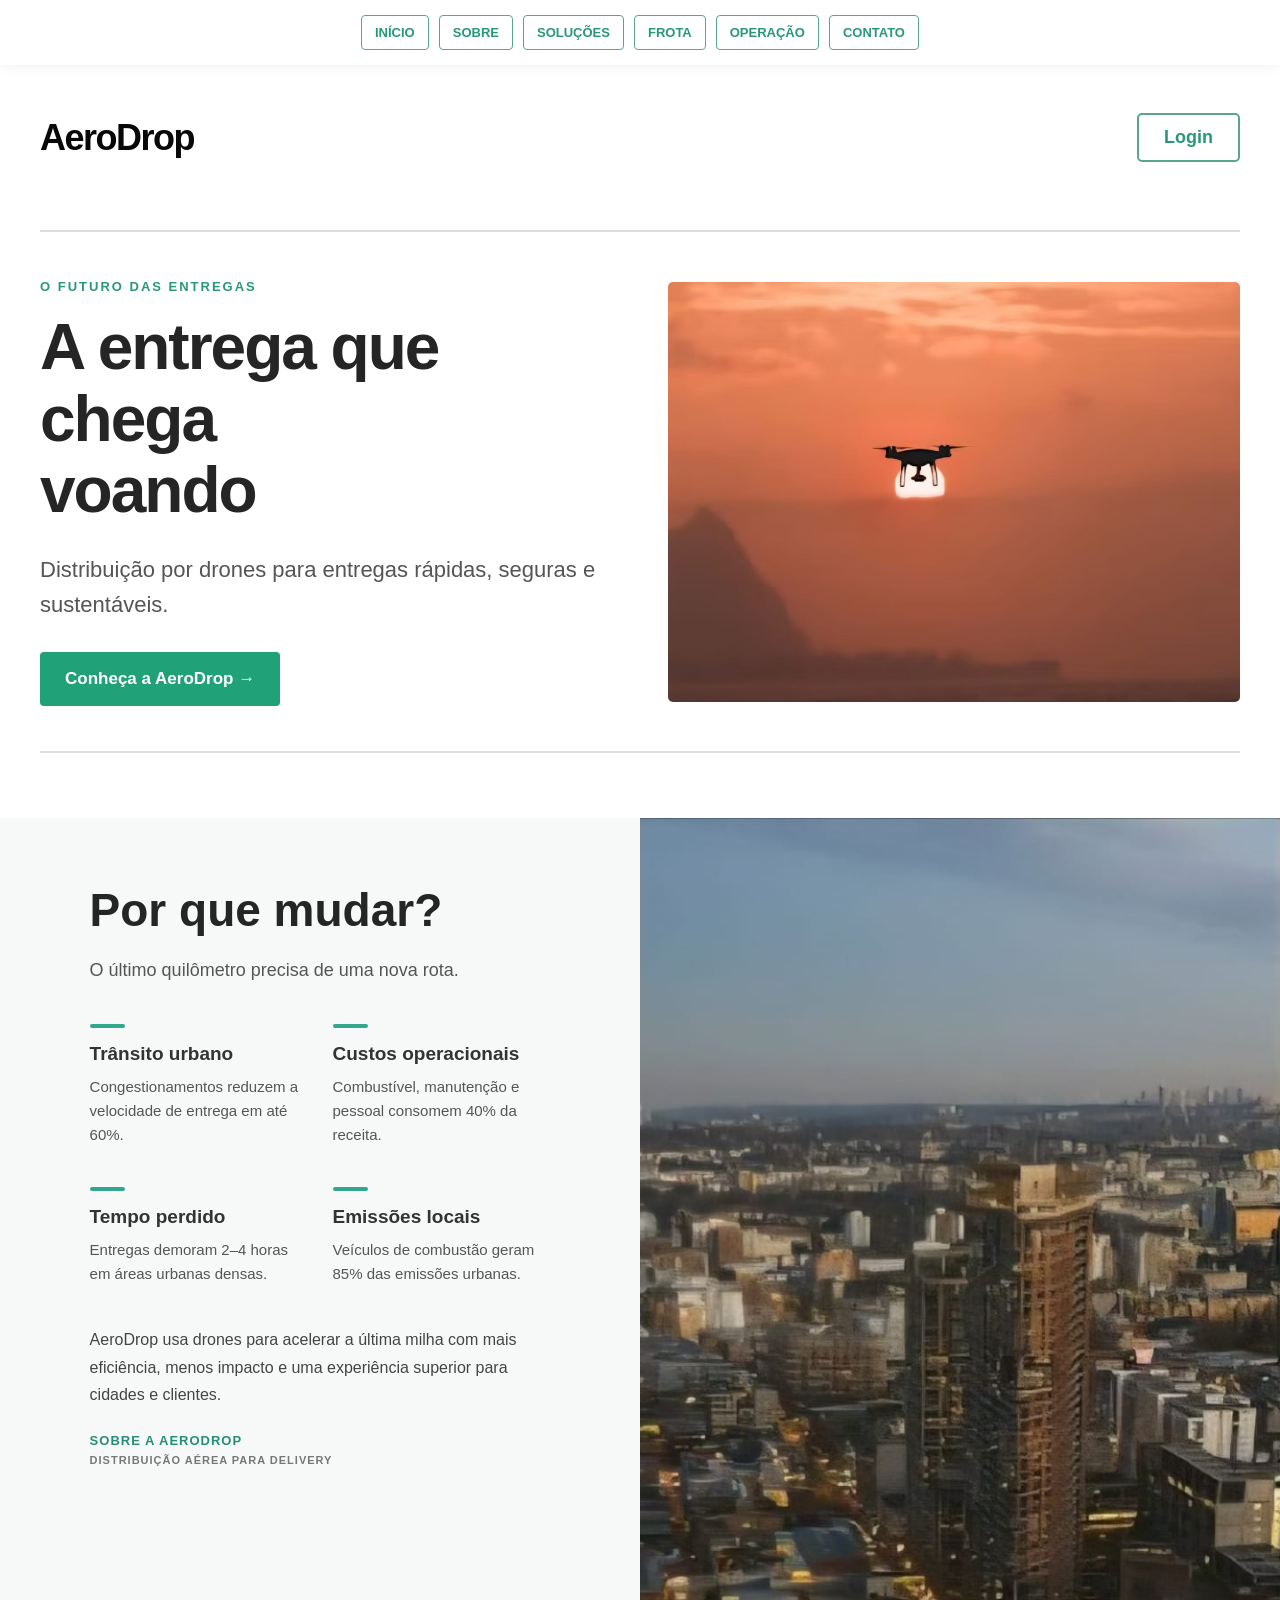
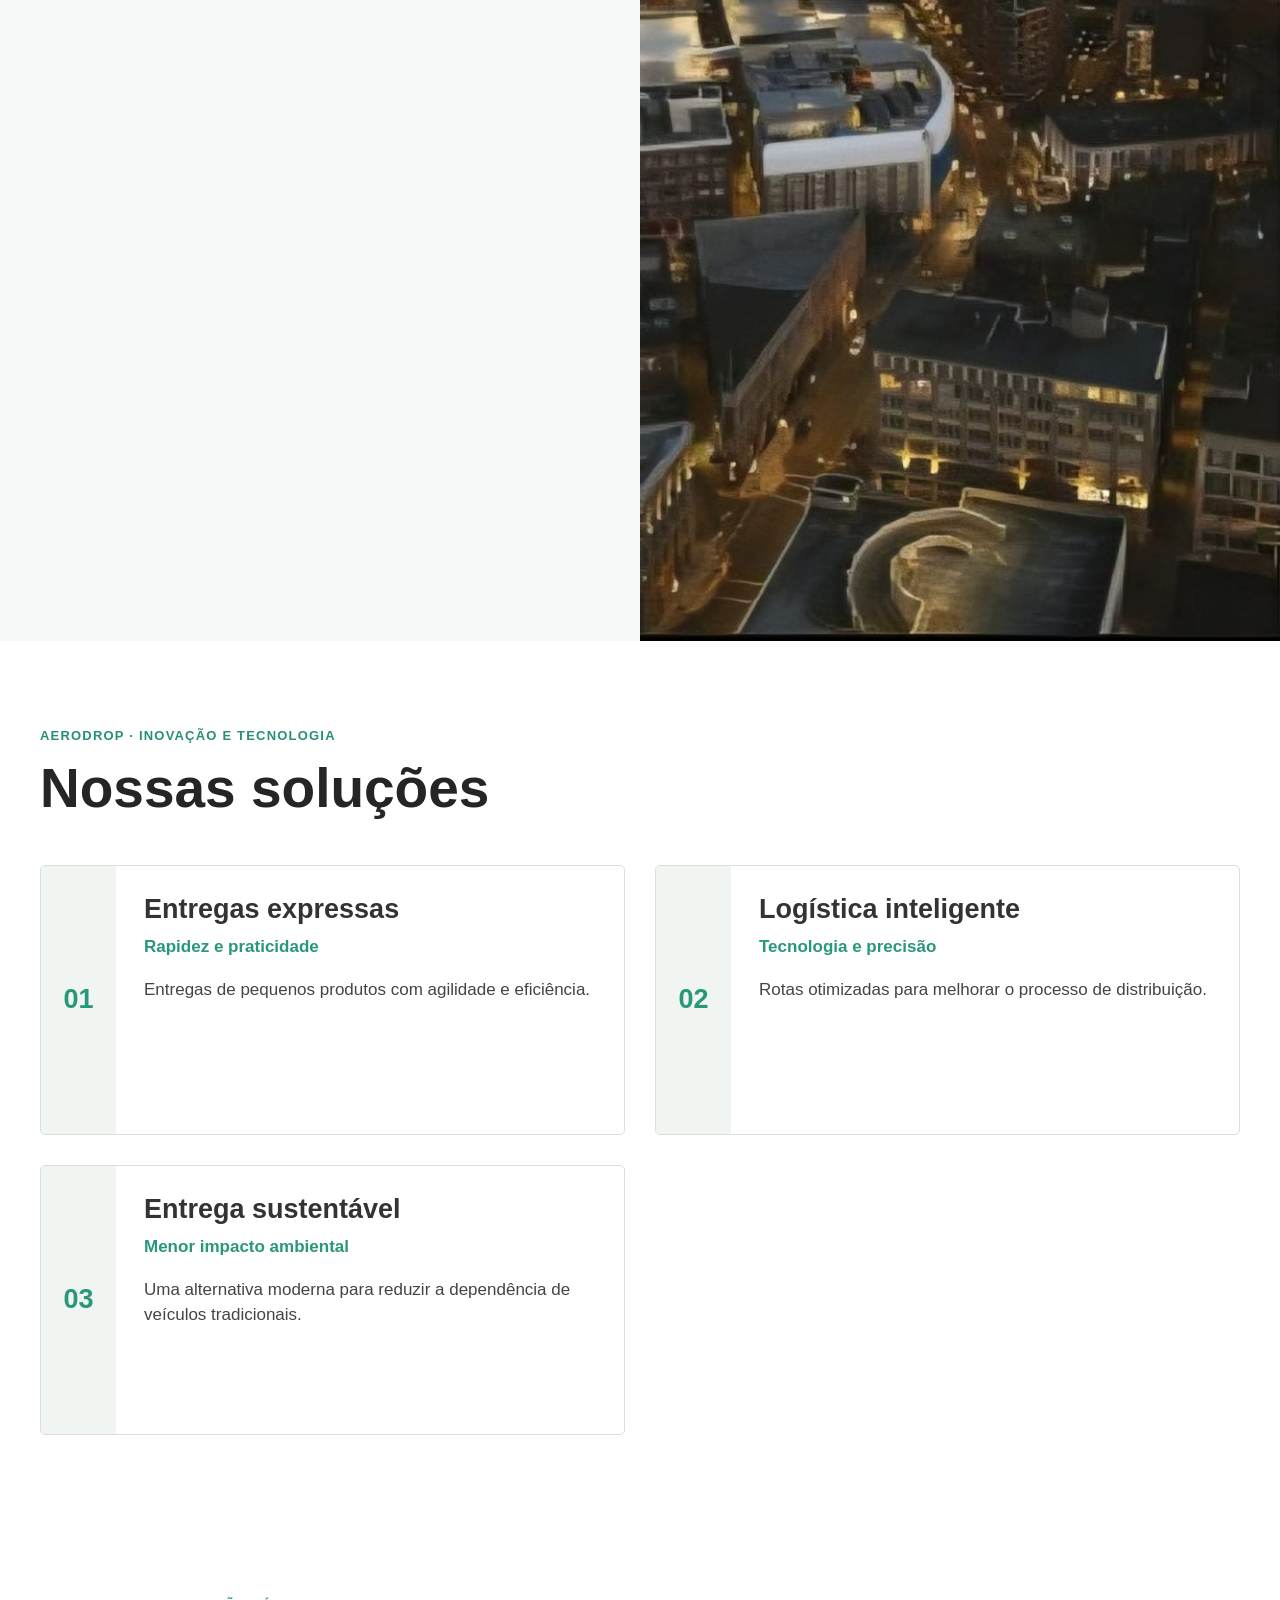
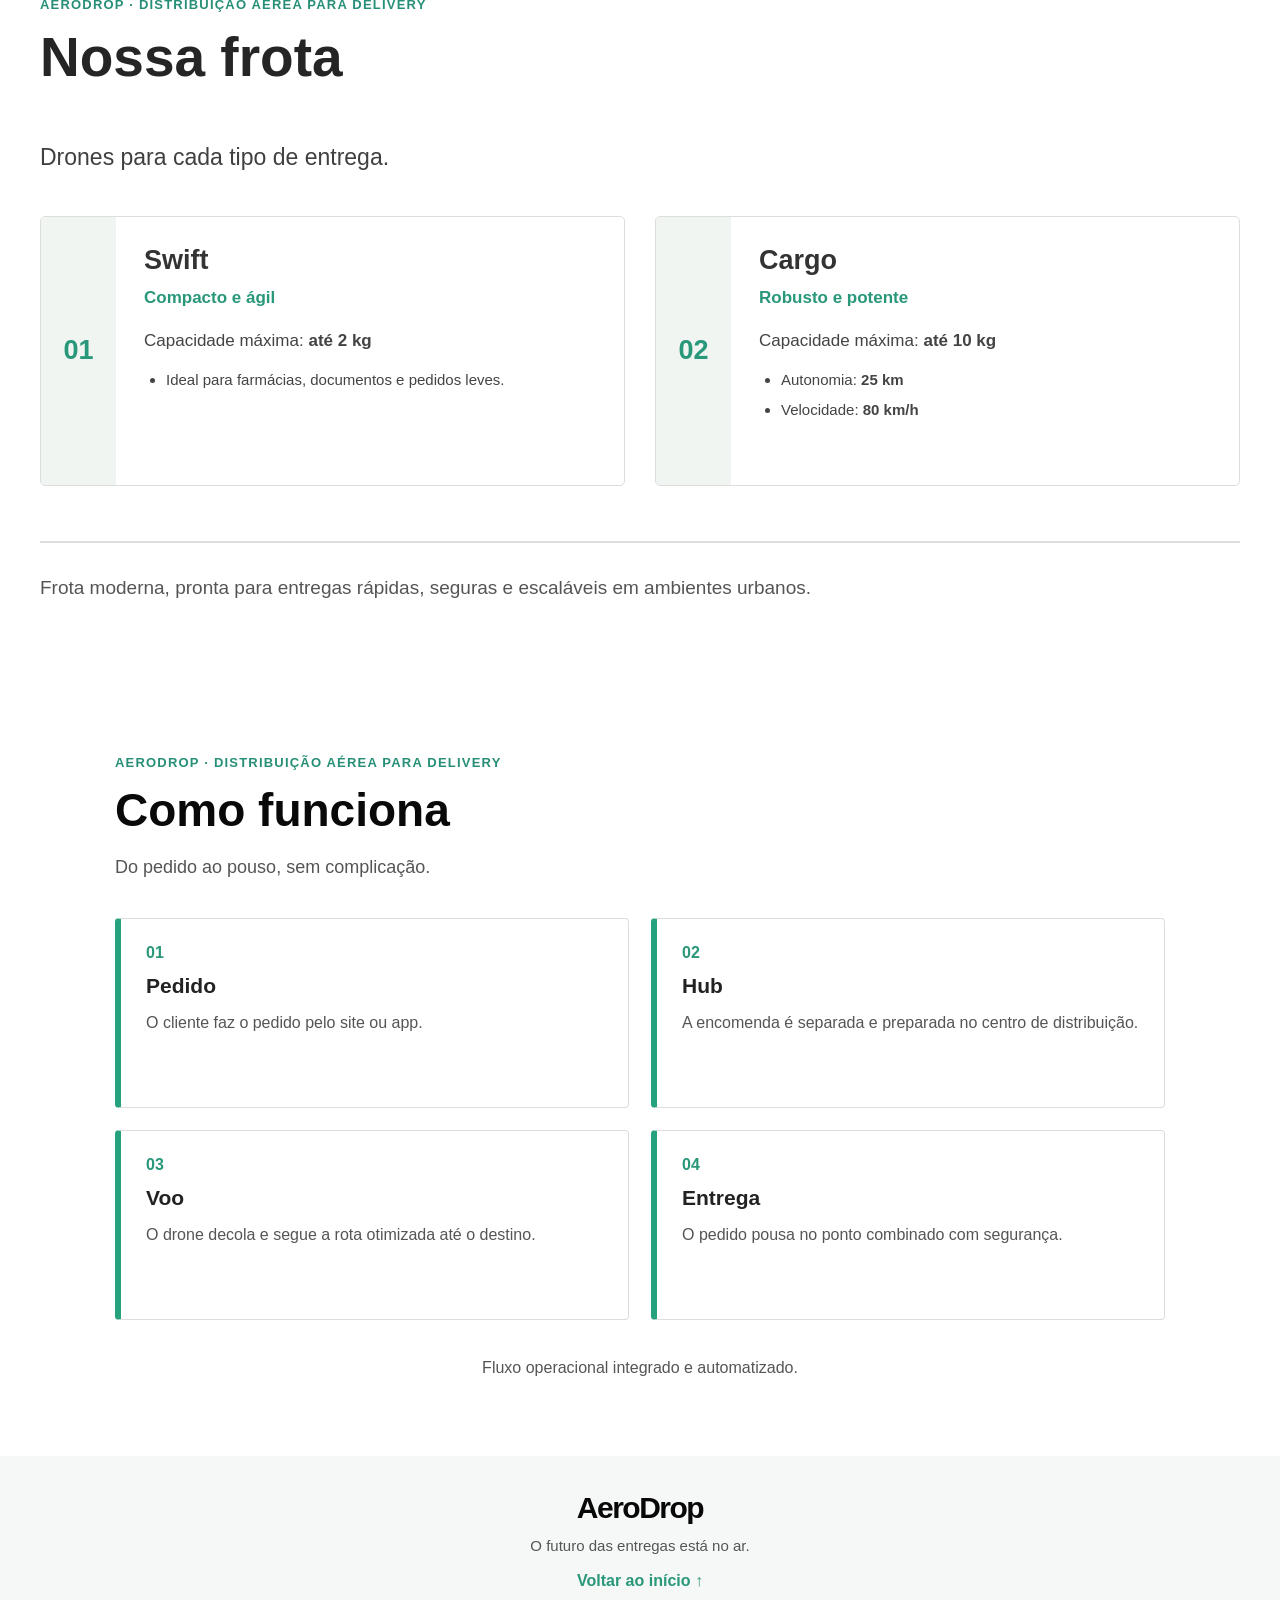
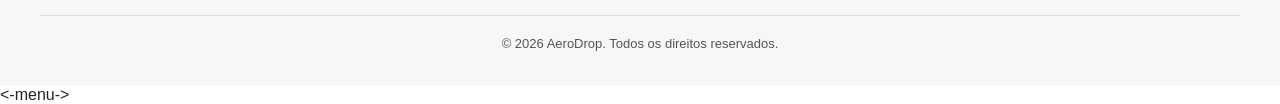
<file: index.html>
<!DOCTYPE html>
<html lang="pt-BR">

<head>
    <meta charset="UTF-8">
    <meta name="viewport" content="width=device-width, initial-scale=1.0">
    <meta name="description" content="AeroDrop: entregas rápidas, seguras e sustentáveis utilizando drones.">
    <meta name="theme-color" content="#0b1728">

    <title>AeroDrop - Entregas por Drones</title>

    <link rel="stylesheet" href="AeroDrop.css">
</head>

<body>

    <header class="header" id="topo">

        <div class="header-bottom">

            <a href="#inicio" class="logo" aria-label="AeroDrop - Início">
                AeroDrop
            </a>

            <button class="menu-toggle"
                type="button"
                aria-label="Abrir menu"
                aria-expanded="false"
                aria-controls="menu-principal">
                <span></span>
                <span></span>
                <span></span>
            </button>

            <nav class="menu" id="menu-principal" aria-label="Menu principal">

                <a href="#inicio">INÍCIO</a>
                <a href="#sobre">SOBRE</a>
                <a href="#solucoes">SOLUÇÕES</a>
                <a href="#frota">FROTA</a>
                <a href="#operacao">OPERAÇÃO</a>
                <a href="#contato">CONTATO</a>

                <a href="lo.html" class="login-mobile">LOGIN</a>

            </nav>

            <div class="login-menu">
                <a href="lo.html">Login</a>
            </div>

        </div>

    </header>

    <main>


        <section id="inicio" class="home">

            <hr class="linha1">

            <div class="home-content">

                <div class="home-text">

                    <span class="home-label">
                        O FUTURO DAS ENTREGAS
                    </span>

                    <h1>
                        A entrega que chega
                        <br>
                        voando
                    </h1>

                    <p>
                        Distribuição por drones para entregas
                        rápidas, seguras e sustentáveis.
                    </p>

                    <a href="#sobre" class="button">
                        Conheça a AeroDrop →
                    </a>

                </div>

                <div class="home-image">

                    <img
                        src="drone.jpg"
                        alt="Drone da AeroDrop utilizado para entregas"
                        loading="eager">

                </div>

            </div>

            <hr class="linha2">

        </section>


    

        <section id="sobre" class="sobre">

            <div class="sobre-content">

                <div class="sobre-text">

                    <h2>
                        Por que mudar?
                    </h2>

                    <p class="subtitulo">
                        O último quilômetro precisa de uma nova rota.
                    </p>

                    <div class="problemas">

                        <div class="problema">

                            <div class="icone" aria-hidden="true"></div>

                            <h3>Trânsito urbano</h3>

                            <p>
                                Congestionamentos reduzem a velocidade
                                de entrega em até 60%.
                            </p>

                        </div>

                        <div class="problema">

                            <div class="icone" aria-hidden="true"></div>

                            <h3>Custos operacionais</h3>

                            <p>
                                Combustível, manutenção e pessoal
                                consomem 40% da receita.
                            </p>

                        </div>

                        <div class="problema">

                            <div class="icone" aria-hidden="true"></div>

                            <h3>Tempo perdido</h3>

                            <p>
                                Entregas demoram 2–4 horas em áreas
                                urbanas densas.
                            </p>

                        </div>

                        <div class="problema">

                            <div class="icone" aria-hidden="true"></div>

                            <h3>Emissões locais</h3>

                            <p>
                                Veículos de combustão geram 85%
                                das emissões urbanas.
                            </p>

                        </div>

                    </div>

                    <p class="descricao">
                        AeroDrop usa drones para acelerar a última
                        milha com mais eficiência, menos impacto e
                        uma experiência superior para cidades e clientes.
                    </p>

                    <div class="label">
                        SOBRE A AERODROP
                        <span>DISTRIBUIÇÃO AÉREA PARA DELIVERY</span>
                    </div>

                </div>

                <div class="sobre-image1">

                    <img
                        src="cidade.jpeg"
                        alt="Vista aérea de uma cidade"
                        loading="lazy">

                </div>

            </div>

        </section>


        <section id="solucoes" class="solucoes">

            <div class="titulo-section">

                <span>
                    AERODROP · INOVAÇÃO E TECNOLOGIA
                </span>

                <h2>
                    Nossas soluções
                </h2>

            </div>

            <div class="frota-cards">

                <div class="frota-card">

                    <div class="numero">01</div>

                    <div class="frota-info">

                        <h3>Entregas expressas</h3>

                        <h4>Rapidez e praticidade</h4>

                        <p>
                            Entregas de pequenos produtos com
                            agilidade e eficiência.
                        </p>

                    </div>

                </div>

                <div class="frota-card">

                    <div class="numero">02</div>

                    <div class="frota-info">

                        <h3>Logística inteligente</h3>

                        <h4>Tecnologia e precisão</h4>

                        <p>
                            Rotas otimizadas para melhorar
                            o processo de distribuição.
                        </p>

                    </div>

                </div>

                <div class="frota-card">

                    <div class="numero">03</div>

                    <div class="frota-info">

                        <h3>Entrega sustentável</h3>

                        <h4>Menor impacto ambiental</h4>

                        <p>
                            Uma alternativa moderna para
                            reduzir a dependência de veículos
                            tradicionais.
                        </p>

                    </div>

                </div>

            </div>

        </section>


        

        <section id="frota" class="frota">

            <div class="titulo-section">

                <span>
                    AERODROP · DISTRIBUIÇÃO AÉREA PARA DELIVERY
                </span>

                <h2>
                    Nossa frota
                </h2>

            </div>

            <p class="itroducao">
                Drones para cada tipo de entrega.
            </p>

            <div class="frota-cards">

                <div class="frota-card">

                    <div class="numero">01</div>

                    <div class="frota-info">

                        <h3>Swift</h3>

                        <h4>Compacto e ágil</h4>

                        <p>
                            Capacidade máxima:
                            <strong>até 2 kg</strong>
                        </p>

                        <ul>
                            <li>
                                Ideal para farmácias,
                                documentos e pedidos leves.
                            </li>
                        </ul>

                    </div>

                </div>

                <div class="frota-card">

                    <div class="numero">02</div>

                    <div class="frota-info">

                        <h3>Cargo</h3>

                        <h4>Robusto e potente</h4>

                        <p>
                            Capacidade máxima:
                            <strong>até 10 kg</strong>
                        </p>

                        <ul>

                            <li>
                                Autonomia:
                                <strong>25 km</strong>
                            </li>

                            <li>
                                Velocidade:
                                <strong>80 km/h</strong>
                            </li>

                        </ul>

                    </div>

                </div>

            </div>

            <hr>

            <div class="frota-bottom">
                Frota moderna, pronta para entregas rápidas,
                seguras e escaláveis em ambientes urbanos.
            </div>

        </section>


   

        <section id="operacao" class="operacao">

            <div class="titulo-operacao">

                <span>
                    AERODROP · DISTRIBUIÇÃO AÉREA PARA DELIVERY
                </span>

                <h2>
                    Como funciona
                </h2>

                <p>
                    Do pedido ao pouso, sem complicação.
                </p>

            </div>

            <div class="etapas">

                <div class="etapa">

                    <span>01</span>

                    <h3>Pedido</h3>

                    <p>
                        O cliente faz o pedido
                        pelo site ou app.
                    </p>

                </div>

                <div class="etapa">

                    <span>02</span>

                    <h3>Hub</h3>

                    <p>
                        A encomenda é separada
                        e preparada no centro
                        de distribuição.
                    </p>

                </div>

                <div class="etapa">

                    <span>03</span>

                    <h3>Voo</h3>

                    <p>
                        O drone decola e segue
                        a rota otimizada até
                        o destino.
                    </p>

                </div>

                <div class="etapa">

                    <span>04</span>

                    <h3>Entrega</h3>

                    <p>
                        O pedido pousa no ponto
                        combinado com segurança.
                    </p>

                </div>

            </div>

            <div class="operacao-final">
                Fluxo operacional integrado e automatizado.
            </div>

        </section>

    </main>


    

    <footer id="contato">

        <hr>

        <div class="footer-content">

            <div class="logo">
                AeroDrop
            </div>

            <p>
                O futuro das entregas está no ar.
            </p>

            <a href="#inicio">Voltar ao início ↑</a>

            <p class="copyright">
                © 2026 AeroDrop. Todos os direitos reservados.
            </p>

        </div>

    </footer>
<-menu->

    <script>

        const menuToggle = document.querySelector(".menu-toggle");
        const menu = document.querySelector(".menu");
        const links = document.querySelectorAll(".menu a");

        menuToggle.addEventListener("click", () => {

            const aberto = menu.classList.toggle("active");

            menuToggle.classList.toggle("active");

            menuToggle.setAttribute("aria-expanded", aberto);

            menuToggle.setAttribute(
                "aria-label",
                aberto ? "Fechar menu" : "Abrir menu"
            );

        });

        links.forEach(link => {

            link.addEventListener("click", () => {

                menu.classList.remove("active");
                menuToggle.classList.remove("active");

                menuToggle.setAttribute("aria-expanded", "false");

                menuToggle.setAttribute("aria-label", "Abrir menu");

            });

        });

    </script>

</body>

</html>
</file>
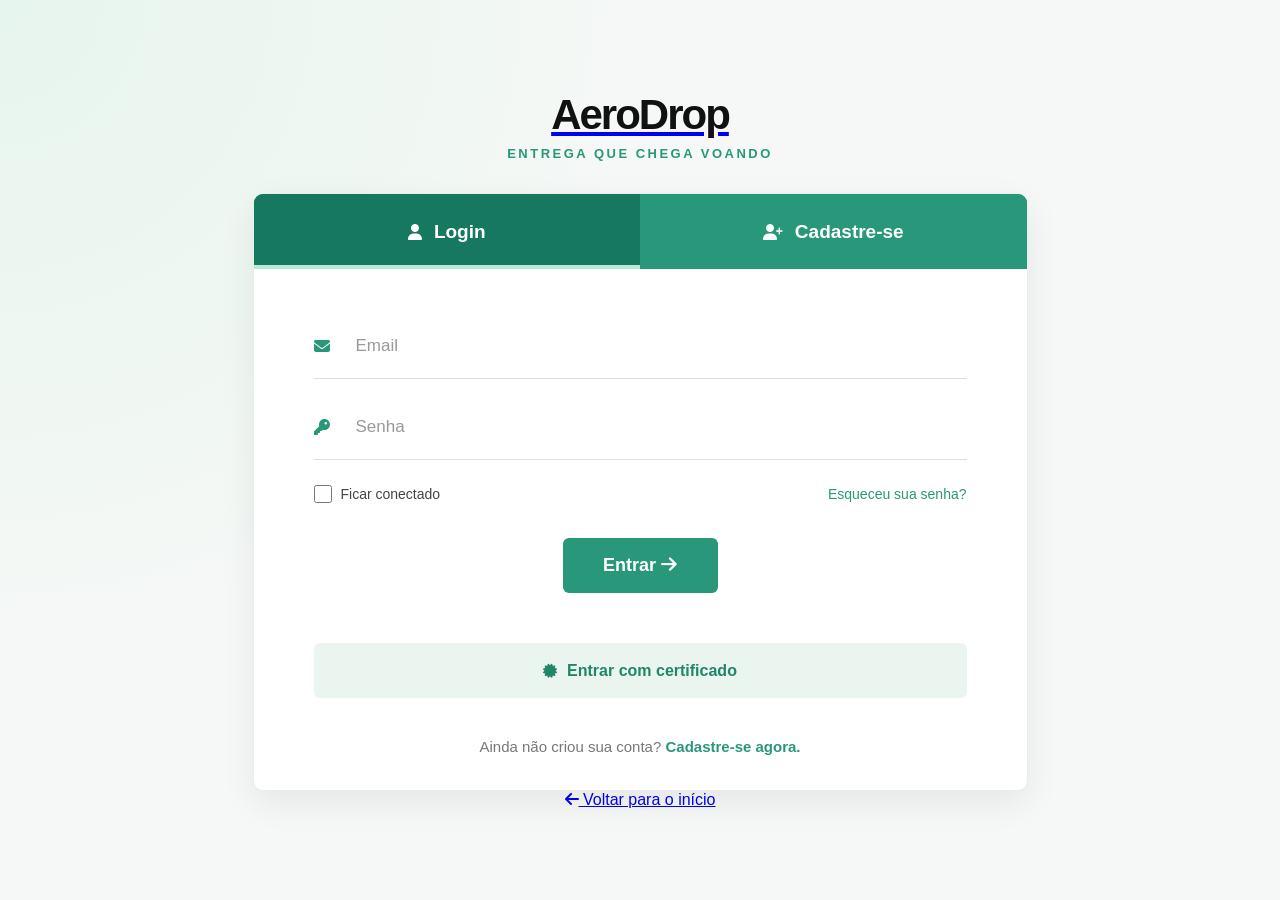
<file: lo.html>
<!DOCTYPE html>
<html lang="pt-BR">
<head>
    <meta charset="UTF-8">
    <meta name="viewport" content="width=device-width, initial-scale=1.0">

    <meta name="theme-color" content="#087f45">
    <meta name="description" content="Acesse sua conta AeroDrop e acompanhe suas entregas.">

    <title>AeroDrop - Acesse sua conta</title>

    <link rel="stylesheet" href="lo.css">

    <link
        rel="stylesheet"
        href="https://cdnjs.cloudflare.com/ajax/libs/font-awesome/6.5.2/css/all.min.css"
    >
</head>

<body>

    <main class="container">

        <div class="logo-area">
            <a href="index.html" aria-label="Voltar para a página inicial">
                <h1>AeroDrop</h1>
            </a>

            <p>ENTREGA QUE CHEGA VOANDO</p>
        </div>

        <section class="login-card">

      
            <div class="tabs">

                <button
                    type="button"
                    class="tab active"
                    id="login-tab"
                    aria-selected="true"
                >
                    <i class="fa-solid fa-user"></i>
                    Login
                </button>

                <button
                    type="button"
                    class="tab"
                    id="register-tab"
                    aria-selected="false"
                >
                    <i class="fa-solid fa-user-plus"></i>
                    Cadastre-se
                </button>

            </div>

            <!-- Formulário de Login -->
            <form class="login-form" id="login-form">

                <div class="input-group">
                    <i class="fa-solid fa-envelope"></i>

                    <input
                        type="email"
                        id="login-email"
                        placeholder="Email"
                        autocomplete="email"
                        aria-label="Email"
                        required
                    >
                </div>

                <div class="input-group">
                    <i class="fa-solid fa-key"></i>

                    <input
                        type="password"
                        id="login-password"
                        placeholder="Senha"
                        autocomplete="current-password"
                        aria-label="Senha"
                        required
                    >
                </div>

                <div class="form-options">

                    <label class="remember">
                        <input type="checkbox" id="remember">
                        <span>Ficar conectado</span>
                    </label>

                    <a href="#" id="forgot-password">
                        Esqueceu sua senha?
                    </a>

                </div>

                <button type="submit" class="btn-enter">
                    Entrar
                    <i class="fa-solid fa-arrow-right"></i>
                </button>

            </form>

            
            <form class="login-form" id="register-form" hidden>

                <div class="input-group">
                    <i class="fa-solid fa-user"></i>

                    <input
                        type="text"
                        id="register-name"
                        placeholder="Nome completo"
                        autocomplete="name"
                        aria-label="Nome completo"
                        required
                    >
                </div>

                <div class="input-group">
                    <i class="fa-solid fa-envelope"></i>

                    <input
                        type="email"
                        id="register-email"
                        placeholder="Email"
                        autocomplete="email"
                        aria-label="Email"
                        required
                    >
                </div>

                <div class="input-group">
                    <i class="fa-solid fa-key"></i>

                    <input
                        type="password"
                        id="register-password"
                        placeholder="Crie uma senha"
                        autocomplete="new-password"
                        aria-label="Crie uma senha"
                        minlength="6"
                        required
                    >
                </div>

                <div class="input-group">
                    <i class="fa-solid fa-lock"></i>

                    <input
                        type="password"
                        id="confirm-password"
                        placeholder="Confirme sua senha"
                        autocomplete="new-password"
                        aria-label="Confirme sua senha"
                        minlength="6"
                        required
                    >
                </div>

                <button type="submit" class="btn-enter">
                    Criar conta
                    <i class="fa-solid fa-user-plus"></i>
                </button>

            </form>

            
            <button type="button" class="certificate-btn" id="certificate-btn">
                <i class="fa-solid fa-certificate"></i>
                Entrar com certificado
            </button>

           
            <div class="register" id="register-message">
                Ainda não criou sua conta?
                <a href="#" id="register-link">Cadastre-se agora.</a>
            </div>

        </section>

        <p class="back-home">
            <a href="index.html">
                <i class="fa-solid fa-arrow-left"></i>
                Voltar para o início
            </a>
        </p>

    </main>

    <script>
        // Elementos das abas
        const loginTab = document.getElementById("login-tab");
        const registerTab = document.getElementById("register-tab");

        const loginForm = document.getElementById("login-form");
        const registerForm = document.getElementById("register-form");

        const registerLink = document.getElementById("register-link");
        const registerMessage = document.getElementById("register-message");

        // Alternar entre Login e Cadastro
        function showLogin() {
            loginForm.hidden = false;
            registerForm.hidden = true;

            loginTab.classList.add("active");
            registerTab.classList.remove("active");

            loginTab.setAttribute("aria-selected", "true");
            registerTab.setAttribute("aria-selected", "false");

            registerMessage.innerHTML = `
                Ainda não criou sua conta?
                <a href="#" id="register-link">Cadastre-se agora.</a>
            `;

            document.getElementById("register-link").addEventListener("click", (event) => {
                event.preventDefault();
                showRegister();
            });
        }

        function showRegister() {
            loginForm.hidden = true;
            registerForm.hidden = false;

            registerTab.classList.add("active");
            loginTab.classList.remove("active");

            registerTab.setAttribute("aria-selected", "true");
            loginTab.setAttribute("aria-selected", "false");

            registerMessage.innerHTML = `
                Já possui uma conta?
                <a href="#" id="login-link">Faça login.</a>
            `;

            document.getElementById("login-link").addEventListener("click", (event) => {
                event.preventDefault();
                showLogin();
            });
        }

        loginTab.addEventListener("click", showLogin);
        registerTab.addEventListener("click", showRegister);

        registerLink.addEventListener("click", (event) => {
            event.preventDefault();
            showRegister();
        });

        // Login
        loginForm.addEventListener("submit", (event) => {
            event.preventDefault();

            alert("A interface de login está funcionando! Para autenticar usuários, será necessário conectar um sistema de backend.");
        });

        
        registerForm.addEventListener("submit", (event) => {
            event.preventDefault();

            const password = document.getElementById("register-password").value;
            const confirmPassword = document.getElementById("confirm-password").value;

            if (password !== confirmPassword) {
                alert("As senhas não são iguais. Verifique e tente novamente.");
                return;
            }

            alert("Cadastro validado! Agora é necessário conectar um sistema de backend para salvar a conta.");

        });

        
        document.getElementById("forgot-password").addEventListener("click", (event) => {
            event.preventDefault();
            alert("A recuperação de senha será disponibilizada quando o sistema de contas estiver conectado.");
        });

       
        document.getElementById("certificate-btn").addEventListener("click", () => {
            alert("O acesso por certificado digital ainda precisa ser integrado.");
        });
    </script>

</body>
</html>
</file>
<file: AeroDrop.css>
* {
    margin: 0;
    padding: 0;
    box-sizing: border-box;
}

html {
    scroll-behavior: smooth;
    scroll-padding-top: 90px;
}

body {
    font-family: Arial, Helvetica, sans-serif;
    background: #ffffff;
    color: #252525;
    overflow-x: hidden;
}

img {
    display: block;
    max-width: 100%;
    width: 100%;
}

a {
    text-decoration: none;
    color: inherit;
}

button {
    font-family: inherit;
}

section {
    scroll-margin-top: 90px;
}



.header {
    width: min(1250px, calc(100% - 80px));
    margin: auto;
    padding-top: 65px;
}

.header-bottom {
    min-height: 145px;
    display: flex;
    align-items: center;
    justify-content: space-between;
    gap: 25px;
}

.logo {
    color: #080808;
    font-size: 36px;
    font-weight: bold;
    letter-spacing: -1.5px;
}

.menu {
    position: fixed;
    top: 0;
    left: 0;
    z-index: 1000;

    width: 100%;
    min-height: 65px;

    display: flex;
    justify-content: center;
    align-items: center;
    flex-wrap: wrap;
    gap: 10px;

    padding: 10px 20px;

    background: rgba(255, 255, 255, 0.97);
    box-shadow: 0 2px 12px rgba(0, 0, 0, 0.06);
    backdrop-filter: blur(10px);
}

.menu a {
    border: 1px solid #59a58e;
    border-radius: 4px;

    color: #29977a;

    padding: 9px 13px;

    font-size: 13px;
    font-weight: bold;

    transition: 0.25s;
}

.menu a:hover {
    background: #29977a;
    color: white;
}

.login-menu a {
    display: inline-block;

    border: 2px solid #59a58e;
    border-radius: 5px;

    color: #29977a;

    padding: 12px 25px;

    font-size: 18px;
    font-weight: bold;

    transition: 0.3s;
}

.login-menu a:hover {
    background: #29977a;
    color: white;
}

.menu-toggle,
.login-mobile {
    display: none;
}



.home {
    width: min(1250px, calc(100% - 80px));
    margin: auto;
    padding: 20px 0 65px;
}

.home hr {
    border: none;
    border-top: 2px solid #dddddd;
}

.linha1,
.linha2 {
    position: static;
}

.linha1 {
    margin-bottom: 45px;
}

.linha2 {
    margin-top: 45px;
}

.home-content {
    display: grid;
    grid-template-columns: 1fr 1fr;
    align-items: center;
    gap: 55px;
}

.home-label {
    display: inline-block;
    color: #29977a;
    font-size: 13px;
    font-weight: bold;
    letter-spacing: 2px;
    margin-bottom: 18px;
}

.home-text h1 {
    font-size: clamp(42px, 5vw, 68px);
    line-height: 1.12;
    letter-spacing: -2px;
    margin-bottom: 25px;
}

.home-text p {
    max-width: 580px;
    font-size: 22px;
    line-height: 1.6;
    color: #555;
    margin-bottom: 30px;
}

.button {
    display: inline-block;

    background: #20a178;
    color: white;

    padding: 17px 25px;
    border-radius: 4px;

    font-size: 17px;
    font-weight: bold;

    transition: 0.3s;
}

.button:hover {
    background: #14785b;
    transform: translateY(-3px);
}

.home-image {
    height: 420px;
    overflow: hidden;
    border-radius: 5px;
}

.home-image img {
    width: 100%;
    height: 100%;
    object-fit: cover;
}



.sobre {
    width: 100%;
    background: #f7f9f8;
}

.sobre-content {
    display: grid;
    grid-template-columns: 1fr 1fr;
    align-items: stretch;
}

.sobre-text {
    padding: 65px clamp(30px, 7vw, 100px);
}

.sobre h2 {
    font-size: clamp(34px, 4vw, 46px);
    margin-bottom: 20px;
}

.subtitulo {
    font-size: 18px;
    line-height: 1.5;
    color: #555;
    margin-bottom: 35px;
}

.problemas {
    display: grid;
    grid-template-columns: 1fr 1fr;
    gap: 30px 25px;
}

.problema {
    padding: 5px 0;
}

.icone {
    width: 35px;
    height: 4px;
    background: #31a88b;
    border-radius: 5px;
    margin-bottom: 15px;
}

.problema h3 {
    color: #333;
    font-size: 19px;
    margin-bottom: 10px;
}

.problema p {
    color: #555;
    font-size: 15px;
    line-height: 1.6;
}

.descricao {
    color: #444;
    font-size: 16px;
    line-height: 1.7;
    margin-top: 35px;
    margin-bottom: 25px;
}

.label {
    display: flex;
    flex-direction: column;
    gap: 6px;

    color: #268e76;
    font-size: 13px;
    font-weight: bold;
    letter-spacing: 1px;
}

.label span {
    color: #777;
    font-size: 11px;
}

.sobre-image1 {
    min-height: 600px;
    overflow: hidden;
}

.sobre-image1 img {
    width: 100%;
    height: 100%;
    min-height: 600px;
    object-fit: cover;
    object-position: center;
}



.solucoes {
    width: min(1250px, calc(100% - 80px));
    margin: auto;
    padding: 85px 0;
}

.solucoes .titulo-section h2 {
    margin-bottom: 45px;
}



.frota {
    width: min(1250px, calc(100% - 80px));
    margin: auto;
    padding: 75px 0;
}

.titulo-section span,
.titulo-operacao span {
    color: #278f77;
    font-size: 13px;
    font-weight: bold;
    letter-spacing: 1.2px;
}

.titulo-section h2 {
    font-size: clamp(38px, 5vw, 55px);
    margin-top: 12px;
    margin-bottom: 55px;
}

.itroducao {
    color: #404040;
    font-size: 23px;
    margin-bottom: 45px;
}

.frota-cards {
    display: grid;
    grid-template-columns: repeat(2, minmax(0, 1fr));
    gap: 30px;
}

.frota-card {
    min-height: 270px;
    border: 1px solid #dddddd;
    border-radius: 5px;

    display: grid;
    grid-template-columns: 75px 1fr;

    overflow: hidden;
    transition: 0.3s;
}

.frota-card:hover {
    border-color: #29977a;
    transform: translateY(-4px);
    box-shadow: 0 10px 25px rgba(0, 0, 0, 0.06);
}

.numero {
    background: #f0f5f2;
    color: #29977a;

    display: flex;
    justify-content: center;
    align-items: center;

    font-size: 27px;
    font-weight: bold;
}

.frota-info {
    padding: 28px;
}

.frota-info h3 {
    color: #333;
    font-size: 27px;
    margin-bottom: 12px;
}

.frota-info h4 {
    color: #29977a;
    font-size: 17px;
    margin-bottom: 20px;
}

.frota-info p {
    color: #444;
    font-size: 17px;
    line-height: 1.5;
    margin-bottom: 15px;
}

.frota-info ul {
    padding-left: 22px;
}

.frota-info li {
    color: #444;
    font-size: 15px;
    line-height: 1.6;
    margin-bottom: 6px;
}

.frota hr {
    border: none;
    border-top: 2px solid #ddd;
    margin-top: 55px;
}

.frota-bottom {
    padding-top: 30px;
    font-size: 19px;
    line-height: 1.6;
    color: #555;
}



.operacao {
    width: min(1050px, calc(100% - 80px));
    margin: auto;
    padding: 75px 0;
}

.titulo-operacao h2 {
    color: #090909;
    font-size: clamp(36px, 5vw, 46px);
    margin-top: 12px;
    margin-bottom: 20px;
}

.titulo-operacao p {
    color: #555;
    font-size: 18px;
    margin-bottom: 40px;
}

.etapas {
    display: grid;
    grid-template-columns: repeat(2, minmax(0, 1fr));
    gap: 22px;
}

.etapa {
    min-height: 190px;

    background: #fff;

    border: 1px solid #ddd;
    border-left: 6px solid #26a27e;

    border-radius: 4px;

    padding: 25px;

    transition: 0.3s;
}

.etapa:hover {
    transform: translateY(-4px);
    box-shadow: 0 8px 20px rgba(0, 0, 0, 0.06);
}

.etapa span {
    color: #29977a;
    font-size: 16px;
    font-weight: bold;
}

.etapa h3 {
    color: #222;
    font-size: 21px;
    margin-top: 12px;
    margin-bottom: 12px;
}

.etapa p {
    color: #555;
    font-size: 16px;
    line-height: 1.6;
}

.operacao-final {
    text-align: center;
    color: #555;
    font-size: 16px;
    line-height: 1.6;
    margin-top: 35px;
}


footer {
    width: 100%;
    background: #f6f8f7;
    padding: 35px 20px;
    text-align: center;
    color: #555;
}

footer hr {
    display: none;
}

.footer-content {
    max-width: 1200px;
    margin: auto;
}

.footer-content .logo {
    font-size: 30px;
    margin-bottom: 12px;
}

.footer-content p {
    font-size: 15px;
    margin-bottom: 18px;
}

.footer-content a {
    display: inline-block;
    color: #29977a;
    font-weight: bold;
    margin-bottom: 25px;
}

.footer-content a:hover {
    text-decoration: underline;
}

.footer-content .copyright {
    border-top: 1px solid #ddd;
    padding-top: 20px;
    margin-bottom: 0;
    font-size: 13px;
}



@media (max-width: 950px) {

    .header,
    .home,
    .frota,
    .solucoes {
        width: calc(100% - 50px);
    }

    .home-content {
        gap: 30px;
    }

    .home-image {
        height: 340px;
    }

    .sobre-content {
        grid-template-columns: 1fr 1fr;
    }

    .sobre-text {
        padding: 45px 30px;
    }

    .sobre-image1,
    .sobre-image1 img {
        min-height: 550px;
    }

    .problemas {
        gap: 22px 15px;
    }

    .frota-cards {
        gap: 20px;
    }

    .frota-card {
        grid-template-columns: 60px 1fr;
    }

    .frota-info {
        padding: 22px;
    }

    .operacao {
        width: calc(100% - 60px);
    }
}



@media (max-width: 650px) {

    html {
        scroll-padding-top: 75px;
    }

    section {
        scroll-margin-top: 75px;
    }

    /* Cabeçalho */

    .header {
        width: calc(100% - 35px);
        padding-top: 0;
    }

    .header-bottom {
        min-height: 75px;
        height: 75px;
        align-items: center;
        gap: 10px;
    }

    .logo {
        font-size: 29px;
    }

    .login-menu {
        display: none;
    }

    .menu-toggle {
        display: flex;

        width: 43px;
        height: 43px;

        flex-direction: column;
        justify-content: center;
        align-items: center;
        gap: 6px;

        border: 1px solid #29977a;
        border-radius: 5px;

        background: white;
        cursor: pointer;
        z-index: 1002;
    }

    .menu-toggle span {
        width: 22px;
        height: 2px;
        background: #29977a;
        border-radius: 5px;
        transition: 0.3s;
    }

    .menu-toggle.active span:nth-child(1) {
        transform: translateY(8px) rotate(45deg);
    }

    .menu-toggle.active span:nth-child(2) {
        opacity: 0;
    }

    .menu-toggle.active span:nth-child(3) {
        transform: translateY(-8px) rotate(-45deg);
    }

    .menu {
        top: 0;
        right: 0;
        left: auto;

        width: min(280px, 85%);
        height: 100dvh;
        min-height: 100dvh;

        padding: 95px 25px 30px;

        display: flex;
        flex-direction: column;
        align-items: stretch;
        justify-content: flex-start;

        gap: 12px;

        background: white;

        box-shadow: -5px 0 25px rgba(0, 0, 0, 0.12);

        transform: translateX(110%);
        visibility: hidden;
        transition: transform 0.3s ease, visibility 0.3s;
    }

    .menu.active {
        transform: translateX(0);
        visibility: visible;
    }

    .menu a {
        width: 100%;
        text-align: center;
        padding: 13px;
        font-size: 14px;
    }

    .menu .login-mobile {
        display: block;
        margin-top: 10px;
        background: #29977a;
        color: white;
    }



    .home {
        width: calc(100% - 35px);
        padding: 20px 0 40px;
    }

    .linha1 {
        margin-bottom: 35px;
    }

    .linha2 {
        margin-top: 35px;
    }

    .home-content {
        grid-template-columns: 1fr;
        gap: 30px;
    }

    .home-text h1 {
        font-size: clamp(38px, 10vw, 48px);
        letter-spacing: -1.5px;
        margin-bottom: 18px;
    }

    .home-text p {
        font-size: 17px;
        line-height: 1.6;
        margin-bottom: 24px;
    }

    .home-label {
        font-size: 11px;
    }

    .button {
        font-size: 15px;
        padding: 15px 19px;
    }

    .home-image {
        height: 260px;
    }

    /* Sobre */

    .sobre-content {
        grid-template-columns: 1fr;
    }

    .sobre-text {
        padding: 45px 25px;
    }

    .sobre h2 {
        font-size: 36px;
    }

    .subtitulo {
        font-size: 16px;
    }

    .problemas {
        grid-template-columns: 1fr 1fr;
        gap: 25px 15px;
    }

    .problema h3 {
        font-size: 17px;
    }

    .problema p {
        font-size: 14px;
    }

    .descricao {
        font-size: 15px;
    }

    .sobre-image1,
    .sobre-image1 img {
        min-height: 320px;
        height: 320px;
    }

    .solucoes,
    .frota {
        width: calc(100% - 35px);
        padding: 55px 0;
    }

    .titulo-section span,
    .titulo-operacao span {
        font-size: 11px;
        line-height: 1.6;
    }

    .titulo-section h2 {
        font-size: 39px;
        margin-bottom: 30px;
    }

    .itroducao {
        font-size: 18px;
        margin-bottom: 30px;
    }

    .frota-cards {
        grid-template-columns: 1fr;
        gap: 20px;
    }

    .frota-card {
        min-height: 0;
        grid-template-columns: 55px 1fr;
    }

    .numero {
        font-size: 23px;
    }

    .frota-info {
        padding: 20px 16px;
    }

    .frota-info h3 {
        font-size: 24px;
        margin-bottom: 10px;
    }

    .frota-info h4 {
        font-size: 16px;
        margin-bottom: 15px;
    }

    .frota-info p {
        font-size: 15px;
    }

    .frota-info li {
        font-size: 14px;
    }

    .frota hr {
        margin-top: 35px;
    }

    .frota-bottom {
        font-size: 16px;
        padding-top: 25px;
    }



    .operacao {
        width: calc(100% - 35px);
        padding: 55px 0;
    }

    .titulo-operacao h2 {
        font-size: 37px;
    }

    .titulo-operacao p {
        font-size: 16px;
    }

    .etapas {
        grid-template-columns: 1fr;
        gap: 16px;
    }

    .etapa {
        min-height: 155px;
        padding: 22px;
    }

    .operacao-final {
        font-size: 14px;
    }



    footer {
        padding: 30px 20px;
    }
}



@media (max-width: 380px) {

    .logo {
        font-size: 25px;
    }

    .home-text h1 {
        font-size: 36px;
    }

    .problemas {
        grid-template-columns: 1fr;
    }

    .sobre-text {
        padding: 35px 20px;
    }

    .frota-card {
        grid-template-columns: 45px 1fr;
    }

    .frota-info {
        padding: 16px 12px;
    }

    .frota-info h3 {
        font-size: 21px;
    }

}
</file>
<file: lo.css>
* {
    margin: 0;
    padding: 0;
    box-sizing: border-box;
}

html {
    scroll-behavior: smooth;
}

body {
    min-height: 100vh;
    padding: 35px 15px;

    background:
        radial-gradient(circle at top left, #e6f5ed, transparent 40%),
        #f5f8f6;

    font-family: Arial, Helvetica, sans-serif;
    color: #444;

    display: flex;
    justify-content: center;
    align-items: center;
}



.container {
    width: 100%;
    max-width: 780px;

    display: flex;
    flex-direction: column;
    align-items: center;
}



.logo-area {
    text-align: center;
    margin-bottom: 32px;
}

.logo-area h1 {
    color: #111;
    font-size: 42px;
    font-weight: 800;
    letter-spacing: -2px;
    margin-bottom: 7px;
}

.logo-area p {
    color: #29977a;
    font-size: 13px;
    letter-spacing: 2.5px;
    font-weight: bold;
}



.login-card {
    width: 100%;
    max-width: 775px;

    background: #fff;

    border: 1px solid #e8eee9;
    border-radius: 10px;

    overflow: hidden;

    box-shadow:
        0 12px 35px rgba(0, 0, 0, 0.07);
}



.tabs {
    width: 100%;
    min-height: 75px;

    display: flex;

    background: #29977a;
}

.tab {
    flex: 1;
    min-width: 0;

    min-height: 75px;

    border: none;
    outline: none;

    background: #29977a;
    color: white;

    font-size: 19px;
    font-weight: 600;

    cursor: pointer;

    display: flex;
    align-items: center;
    justify-content: center;
    gap: 12px;

    transition: 0.25s;
}

.tab i {
    font-size: 16px;
}

.tab.active {
    background: #16785f;
    box-shadow: inset 0 -4px 0 #b5ead5;
}

.tab:hover {
    background: #218669;
}



.login-form {
    padding: 45px 60px 0;
}

.input-group {
    min-height: 65px;

    border-bottom: 1px solid #ddd;

    display: flex;
    align-items: center;

    margin-bottom: 16px;

    transition: border-color 0.25s;
}

.input-group:focus-within {
    border-color: #29977a;
}

.input-group i {
    width: 42px;

    color: #29977a;
    font-size: 16px;
    text-align: left;
}

.input-group input {
    flex: 1;
    min-width: 0;

    height: 60px;

    border: none;
    outline: none;

    font-size: 17px;
    color: #333;

    background: transparent;
}

.input-group input::placeholder {
    color: #999;
    opacity: 1;
}


.form-options {
    margin-top: 25px;

    display: flex;
    align-items: center;
    justify-content: space-between;
    gap: 15px;

    font-size: 14px;
}

.remember {
    display: flex;
    align-items: center;
    gap: 9px;

    cursor: pointer;
}

.remember input {
    width: 18px;
    height: 18px;

    accent-color: #29977a;

    cursor: pointer;
}

.form-options a {
    color: #29977a;
    text-decoration: none;
    transition: 0.2s;
}

.form-options a:hover {
    color: #17654f;
    text-decoration: underline;
}



.btn-enter {
    display: block;

    margin: 35px auto 0;

    width: 155px;
    min-height: 55px;

    border: none;
    border-radius: 6px;

    background: #29977a;
    color: white;

    font-size: 18px;
    font-weight: bold;

    cursor: pointer;

    transition: 0.25s;
}

.btn-enter:hover {
    background: #176d55;
    transform: translateY(-2px);

    box-shadow:
        0 6px 15px rgba(41, 151, 122, 0.2);
}

.btn-enter:active {
    transform: scale(0.98);
}



.certificate-btn {
    width: calc(100% - 120px);
    min-height: 55px;

    margin: 50px 60px 0;

    border: none;
    border-radius: 6px;

    background: #eaf5ef;
    color: #218669;

    font-size: 16px;
    font-weight: bold;

    cursor: pointer;

    transition: 0.25s;

    display: flex;
    justify-content: center;
    align-items: center;
    gap: 10px;
}

.certificate-btn:hover {
    background: #29977a;
    color: white;
}

.certificate-btn i {
    font-size: 14px;
}



.register {
    text-align: center;

    padding: 40px 20px 35px;

    font-size: 15px;
    color: #777;
}

.register a {
    color: #29977a;

    font-weight: bold;

    text-decoration: none;
}

.register a:hover {
    text-decoration: underline;
}



button:focus-visible,
a:focus-visible,
input:focus-visible {
    outline: 2px solid #29977a;
    outline-offset: 3px;
}



@media (max-width: 800px) {

    body {
        padding: 35px 20px;
    }

    .container {
        max-width: 650px;
    }

    .login-form {
        padding: 40px 40px 0;
    }

    .certificate-btn {
        width: calc(100% - 80px);
        margin-left: 40px;
        margin-right: 40px;
    }

}



@media (max-width: 550px) {

    body {
        align-items: flex-start;
        padding: 35px 12px;
    }

    .logo-area {
        margin-bottom: 25px;
    }

    .logo-area h1 {
        font-size: 36px;
    }

    .logo-area p {
        font-size: 10px;
        letter-spacing: 2px;
    }

    .login-card {
        max-width: 100%;
        border-radius: 8px;
    }

    .tabs,
    .tab {
        min-height: 65px;
    }

    .tab {
        font-size: 16px;
        gap: 7px;
    }

    .tab i {
        font-size: 14px;
    }

    .login-form {
        padding: 30px 23px 0;
    }

    .input-group {
        min-height: 58px;
        margin-bottom: 13px;
    }

    .input-group input {
        height: 55px;
        font-size: 15px;
    }

    .input-group i {
        width: 35px;
        font-size: 14px;
    }

    .form-options {
        font-size: 12px;
        gap: 12px;
    }

    .remember input {
        width: 17px;
        height: 17px;
    }

    .btn-enter {
        width: 140px;
        min-height: 50px;
        font-size: 16px;
        margin-top: 30px;
    }

    .certificate-btn {
        width: calc(100% - 46px);
        min-height: 50px;

        margin: 35px 23px 0;

        font-size: 14px;
    }

    .register {
        padding: 32px 15px;
        font-size: 13px;
    }

}



@media (max-width: 360px) {

    body {
        padding: 25px 8px;
    }

    .logo-area h1 {
        font-size: 32px;
    }

    .tab {
        font-size: 14px;
    }

    .login-form {
        padding: 25px 16px 0;
    }

    .form-options {
        flex-wrap: wrap;
    }

    .certificate-btn {
        width: calc(100% - 32px);
        margin-left: 16px;
        margin-right: 16px;
        font-size: 13px;
    }

}


@media (max-height: 650px) {

    body {
        align-items: flex-start;
    }

}
</file>
